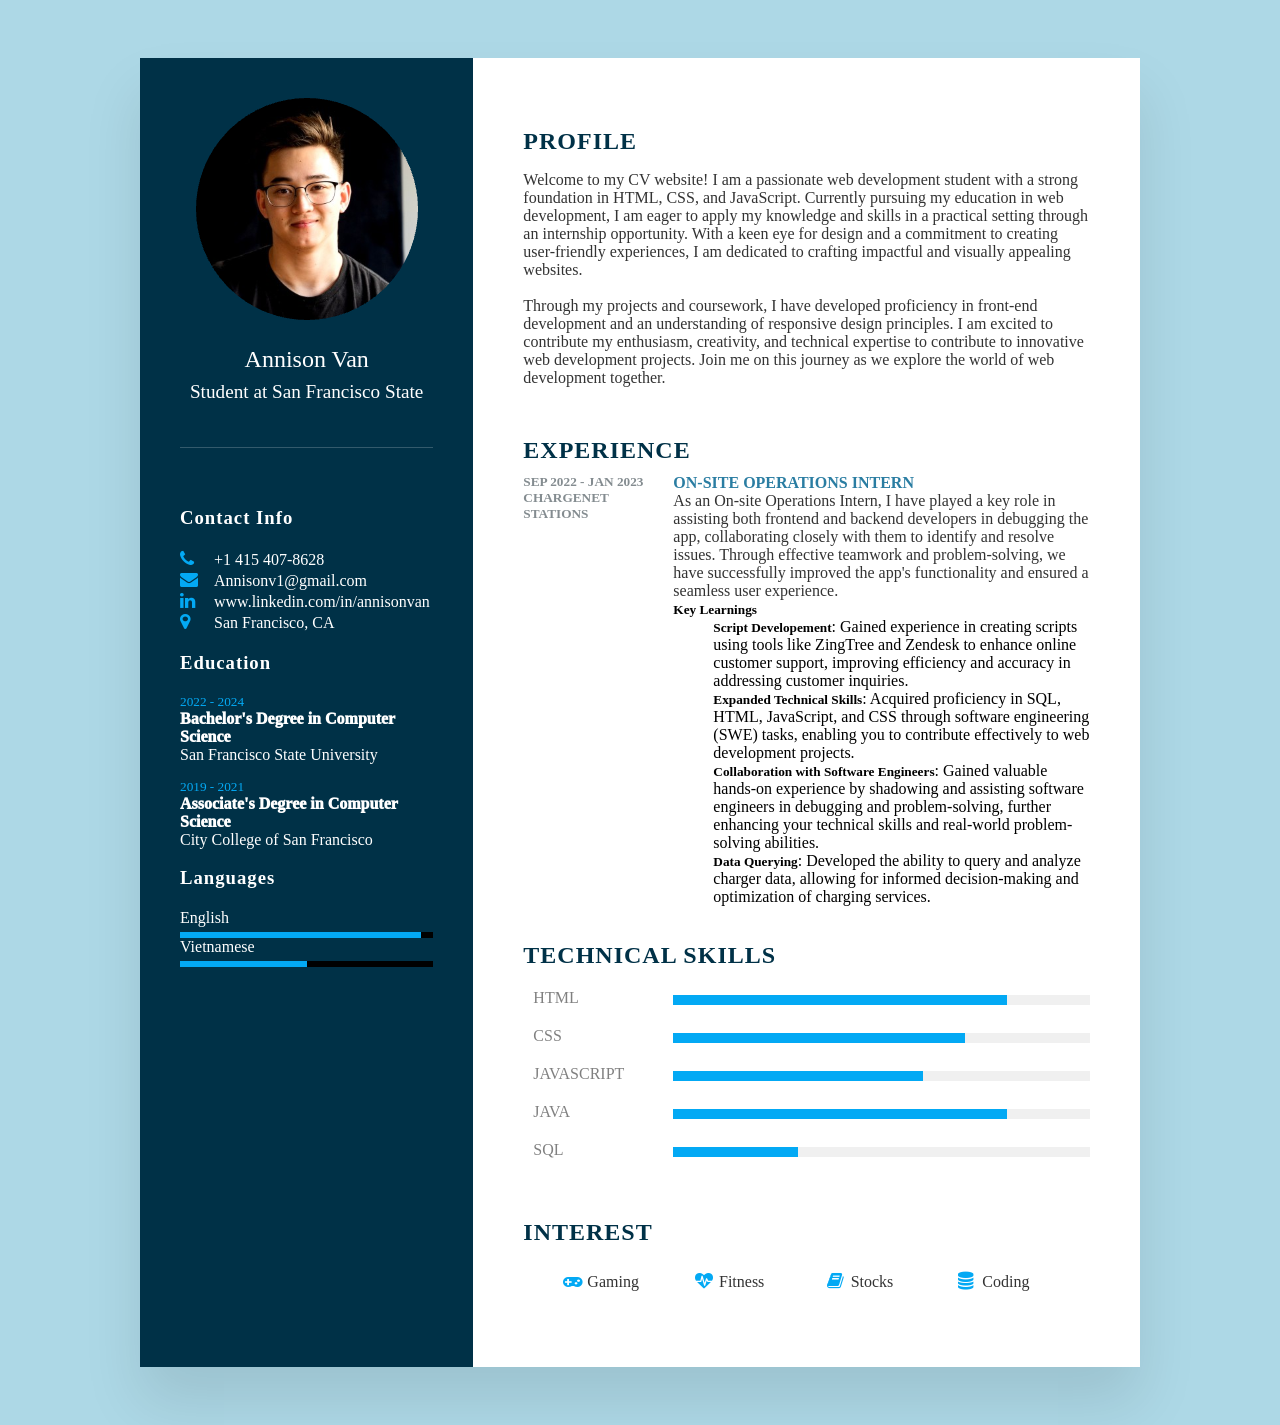
<file: Index.html>
<!DOCTYPE html>
<html lang="en" dir="ltr">

<head>
  <meta charset="utf-8">
  <title>Annison's Website</title>
  <link rel="stylesheet" href="https://cdnjs.cloudflare.com/ajax/libs/font-awesome/4.7.0/css/font-awesome.css" 
  integrity="sha512-5A8nwdMOWrSz20fDsjczgUidUBR8liPYU+WymTZP1lmY9G6Oc7HlZv156XqnsgNUzTyMefFTcsFH/tnJE/+xBg==" 
  crossorigin="anonymous" referrerpolicy="no-referrer" />
  <link rel="stylesheet" href="style.css">
</head>
<body>
  <div class="container">
    <div class="left_Side">
      <div class="profileText">
        <div class="imgBX">
          <img src="images/profilepicture.png">
        </div>
        <h2>Annison Van<br><span>Student at San Francisco State</span></h2>
      </div>

      <div class="contactInfo">
        <h3 class="title">Contact Info</h3>
        <ul>
          <li>
            <span class="icon"><i class="fa fa-phone" aria-hidden="true"></i></span>
            <span class="text">+1 415 407-8628</span>
          </li>
          <li>
            <span class="icon"><i class="fa fa-envelope" aria-hidden="true"></i></span>
            <span class="text">Annisonv1@gmail.com</span>
          </li>
          <li>
            <span class="icon"><i class="fa fa-linkedin" aria-hidden="true"></i></span>
            <span class="text">www.linkedin.com/in/annisonvan</span>
          </li>
          <li>
            <span class="icon"><i class="fa fa-map-marker" aria-hidden="true"></i></span>
            <span class="text">San Francisco, CA</span>
          </li>
        </ul>
      </div>

      <div class="education">
        <h3 class="title">Education</h3>
        <ul>
          <li>
            <h5>2022 - 2024</h5>
            <h4>Bachelor's Degree in Computer Science</h4>
            <h4>San Francisco State University</h4>
          </li>
          <li>
            <h5>2019 - 2021</h5>
            <h4>Associate's Degree in Computer Science</h4>
            <h4>City College of San Francisco</h4>
          </li>
        </ul> 
      </div>

      <div class="language">
        <h3 class="title">Languages</h3>
        <ul>
          <li>
            <span class="text">English</span>
            <span class="percent">
              <div style="width: 95%"></div>
            </span>
          </li>
          <li>
            <span class="text">Vietnamese</span>
            <span class="percent">
              <div style="width: 50%"></div>
            </span>
          </li>
        </ul> 
      </div>
    </div>

    <div class="right_Side">
      <div class="about">
        <h2 class="title2">Profile</h2>
        <p>Welcome to my CV website! I am a passionate web development student with a 
          strong foundation in HTML, CSS, and JavaScript. Currently pursuing my education 
          in web development, I am eager to apply my knowledge and skills in a practical 
          setting through an internship opportunity. With a keen eye for design and a commitment to 
          creating user-friendly experiences, I am dedicated to crafting impactful and visually appealing 
          websites. <br><br> Through my projects and coursework, I have developed proficiency in front-end development 
          and an understanding of responsive design principles. I am excited to contribute my enthusiasm, 
          creativity, and technical expertise to contribute to innovative web development projects. 
          Join me on this journey as we explore the world of web development together.</p>
      </div>
      <div class="about">
        <h2 class="title2">Experience</h2>
        <div class="box">
          <div class="year_company">
            <h5>Sep 2022 - Jan 2023</h5>
            <h5>ChargeNet Stations</h5>
          </div>
          <div class="text">
            <h4>On-site Operations Intern</h4>
            <p>As an On-site Operations Intern, I have played a 
              key role in assisting both frontend and backend developers 
              in debugging the app, collaborating closely with them to identify and resolve issues. 
              Through effective teamwork and problem-solving, we have successfully improved the app's 
              functionality and ensured a seamless user experience.
            </p>
            <h5>Key Learnings</h5>
            <ul>
              <li>
                <h5>Script Developement</h5>: Gained experience in creating scripts using tools like ZingTree 
                and Zendesk to enhance online customer support, improving efficiency and accuracy in 
                addressing customer inquiries.
              </li>
              <li>
                <h5>Expanded Technical Skills</h5>: Acquired proficiency in SQL, HTML, JavaScript, 
                and CSS through software engineering (SWE) tasks, enabling you to contribute 
                effectively to web development projects.
              </li>
              <li>
                <h5>Collaboration with Software Engineers</h5>: Gained valuable hands-on experience 
                by shadowing and assisting software engineers in debugging and problem-solving, 
                further enhancing your technical skills and real-world problem-solving abilities.
              </li>
              <li>
                <h5>Data Querying</h5>: Developed the ability to query and analyze 
                charger data, allowing for informed decision-making and optimization 
                of charging services.
              </li>
            </ul>
          </div>
        </div>
        <div class="about skills">
          <h2 class="title2">Technical Skills</h2>
          <div class="box">
              <h4>HTML</h4>
              <div class="percent">
                <div style="width: 80%;"></div>
              </div>
          </div>
          <div class="box">
            <h4>CSS</h4>
            <div class="percent">
              <div style="width: 70%;"></div>
            </div>
          </div>
          <div class="box">
            <h4>JavaScript</h4>
            <div class="percent">
              <div style="width: 60%;"></div>
            </div>
          </div>
          <div class="box">
            <h4>Java</h4>
            <div class="percent">
              <div style="width: 80%;"></div>
            </div>
          </div>
          <div class="box">
            <h4>SQL</h4>
            <div class="percent">
              <div style="width: 30%;"></div>
            </div>
          </div>
        </div>
        <div class="about interest">
          <h2 class="title2">Interest</h2>
          <ul>
            <li><i class="fa fa-gamepad" aria-hidden="true"></i> Gaming</li>
            <li><i class="fa fa-heartbeat" aria-hidden="true"></i> Fitness</li>
            <li><i class="fa fa-book" aria-hidden="true"></i> Stocks</li>
            <li><i class="fa fa-database" aria-hidden="true"></i> Coding</li>
          </ul>
        </div>
      </div>
    </div>
  </div>
</body>

</html>
</file>
<file: style.css>
body 
  {
    background-color: lightblue;
    display: flex;
    justify-content: center;
    align-items: center;
    min-height: 100vh;
  }

  .container
  {
    position: relative;
    width: 100%;
    max-width: 1000px;
    min-height: 1000px;
    background: #fff;
    margin: 50px;
    display: grid;
    grid-template-columns: 1fr 2fr;
    box-shadow: 0 35px 55px rgba(0, 0, 0, 0.1);
  }
  .container .left_Side
  {
    position: relative;
    background: #003147;
    padding: 40px;
  }

  .profileText
  {
    position: relative;
    display: flex;
    flex-direction: column;
    align-items: center;
    padding-bottom: 20px;
    border-bottom: 1px solid rgba(255, 255, 255, 0.2);
  }

  .profileText h2
  {
    color: #fff;
    font-size: 1.5em;
    margin-top: 20px;
    text-align: center;
    font-weight: 400;
    line-height: 1.3em;
  }

  .profileText h2 span
  {
    font-size: 0.8em;
    font-weight: 300;
  }

  .title
  {
    color: #fff;
    font-weight: 600;
    letter-spacing: 1px;
    margin-bottom: 20px;
  }

  .contactInfo
  {
    padding-top: 40px;
  }

  .contactInfo ul
  {
    position: relative;
    padding-left: 0;
  }

  .contactInfo ul li
  {
    position: relative;
    list-style: none;
    cursor: pointer;
  }

  .contactInfo ul li .icon
  {
    color: #03a9f4;
    display: inline-block;
    width: 30px;
    font-size: 18px;
  }

  .contactInfo ul li span
  {
    color: #fff;
    font-weight: 300;
  }

  .education ul
  {
    list-style: none;
    padding-left: 0;
    color: #fff;
  }

  .education li
  {
    margin-bottom: 15px;
  }

  .education h5
  {
    margin: 0;
    color: #03a9f4;
    font-weight: 500;
  }

  .education h4:nth-child(2)
  {
    margin: 0;
    font-weight: 1000;
  }

  .education h4
  {
    margin: 0;
    font-weight: 300;
  }

  .language .text
  {
    color:#fff;
    font-weight: 300;
  }

  .language ul
  {
    padding-left: 0;
  }

  .language ul li
  {
    list-style: none;
    padding-left: 0;
  }

  .language .percent
  {
    position: relative;
    width: 100%;
    height: 6px;
    background: black;
    display: block;
    margin-top: 5px;
  }

  .language .percent div
  {
    position: absolute;
    top: 0;
    left: 0;
    height: 100%;
    background: #03a9f4;
  }

  .container .right_Side
  {
    position: relative;
    background: #fff;
    padding: 50px;

  }

  .about
  {
    margin-bottom: 50px;
  }

  .about:last-child
  {
    margin-bottom: 0;
  }

  .title2
  {
    color: #003147;
    text-transform: uppercase;
    letter-spacing: 1px;
    margin-bottom: 10px;
  }

  p
  {
    color: #333;
  }

  .about .box
  {
    display: flex;
    flex-direction: row;
  }

  .about .box .year_company h5
  {
    margin-bottom: 0px;
    margin-top: 0px;
    text-transform: uppercase;
    color: #848c90;
    font-weight: 600;
  }

  .about .box .text h4
  {
    text-transform: uppercase;
    color: #2a7da2;
  }

  .about .box .year_company
  {
    min-width: 150px;
  }

  .about .box h4
  {
    margin: 0;
  }

  .about .box .text h5
  {
    margin-top: 10px;
    margin-bottom: 0;
    display: inline;
  }

  .about .box .text ul
  {
    margin-top: 0;
  }

  .about .box .text ul li
  {
    list-style-type: none;
  }

  .about .box p
  {
    margin: 0;
  }

  .skills .box
  {
    position: relative;
    width: 100%;
    display: grid;
    grid-template-columns: 150px 1fr;
    justify-content: center;
    align-items: center;
  }

  .skills .box h4
  {
    text-transform: uppercase;
    margin: 10px;
    color: grey;
    font-weight: 500;
  }

  .skills .box .percent
  {
    position: relative;
    width: 100%;
    height: 10px;
    background: #f0f0f0;
    display: block;
    margin-top: 5px;
  }

  .skills .box .percent div
  {
    position: absolute;
    top: 0;
    left: 0;
    height: 100%;
    background: #03a9f4;
  }

  .interest ul
  {
    display: grid;
    grid-template-columns: repeat(4, 1fr);
  }

  .interest ul li
  {
    list-style: none;
    color: #333;
    font-weight: 500;
    margin: 10px 0;
  }

  .interest ul li .fa
  {
    color: #03a9f4;
    font-size: 18px;
    width: 20px;
  }

  @media (max-width: 1000px)
  {
    .container
    {
      margin: 10px;
      grid-template-columns: repeat(1,1fr);
    }
    .interest ul
    {

      grid-template-columns: repeat(1,1fr);
    }
  }

  @media (max-width: 600px)
  {
    .about .box
    {
      flex-direction: column;
    }
    .about .box .year_company
    {
      min-width: 150px;
      margin-bottom: 5px;
    }
    .skills .box
    {
      display: grid;
      grid-template-columns: repeat(1,1fr);
    }
  }
</file>
